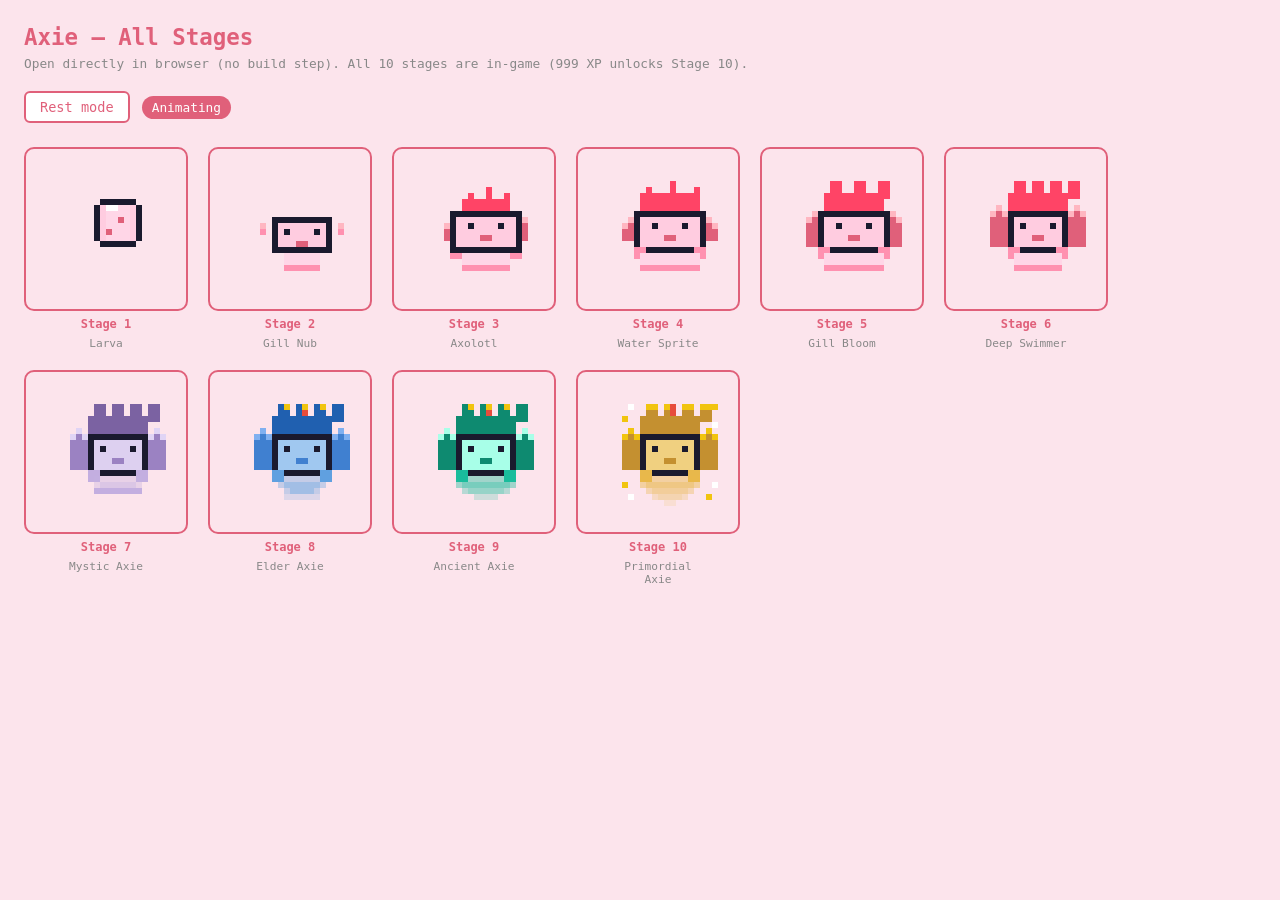
<file: axie-preview.html>
<!DOCTYPE html>
<html lang="en">
<head>
  <meta charset="UTF-8">
  <title>Axie Preview — All Stages</title>
  <style>
    * { box-sizing: border-box; margin: 0; padding: 0; }

    body {
      background: #fce4ec;
      font-family: monospace;
      padding: 24px;
      color: #5a1a2e;
    }

    h1 {
      color: #e0607a;
      font-size: 1.4rem;
      margin-bottom: 6px;
    }

    .subtitle {
      font-size: 0.8rem;
      color: #888;
      margin-bottom: 20px;
    }

    .controls {
      display: flex;
      align-items: center;
      gap: 12px;
      margin-bottom: 24px;
    }

    button {
      font-family: monospace;
      font-size: 0.85rem;
      padding: 6px 14px;
      border: 2px solid #e0607a;
      border-radius: 6px;
      background: #fff;
      color: #e0607a;
      cursor: pointer;
      transition: background 0.15s, color 0.15s;
    }

    button:hover { background: #e0607a; color: #fff; }
    button.active { background: #e0607a; color: #fff; }

    .state-badge {
      font-size: 0.8rem;
      padding: 4px 10px;
      border-radius: 12px;
      background: #e0607a;
      color: #fff;
    }

    .state-badge.resting { background: #888; }

    .grid {
      display: flex;
      flex-wrap: wrap;
      gap: 20px;
    }

    .stage-cell {
      display: flex;
      flex-direction: column;
      align-items: center;
      gap: 6px;
    }

    canvas {
      border: 2px solid #e0607a;
      border-radius: 10px;
      background: #fce4ec;
      display: block;
      image-rendering: pixelated;
    }

    .stage-num {
      font-size: 0.75rem;
      font-weight: bold;
      color: #e0607a;
    }

    .stage-name {
      font-size: 0.7rem;
      color: #888;
      text-align: center;
      max-width: 90px;
    }
  </style>
</head>
<body>
  <h1>Axie — All Stages</h1>
  <p class="subtitle">Open directly in browser (no build step). All 10 stages are in-game (999 XP unlocks Stage 10).</p>

  <div class="controls">
    <button id="btn-rest">Rest mode</button>
    <span class="state-badge" id="state-badge">Animating</span>
  </div>

  <div class="grid" id="grid"></div>

  <script type="module">
    import { drawPet } from './src/petSprites.js';

    const STAGE_NAMES = [
      'Larva', 'Gill Nub', 'Axolotl', 'Water Sprite', 'Gill Bloom',
      'Deep Swimmer', 'Mystic Axie', 'Elder Axie', 'Ancient Axie', 'Primordial Axie',
    ];

    const CANVAS_SIZE = 160;
    const canvases = [];
    const grid = document.getElementById('grid');

    for (let i = 0; i < 10; i++) {
      const cell = document.createElement('div');
      cell.className = 'stage-cell';

      const canvas = document.createElement('canvas');
      canvas.width = CANVAS_SIZE;
      canvas.height = CANVAS_SIZE;
      canvases.push(canvas);

      const num = document.createElement('div');
      num.className = 'stage-num';
      num.textContent = `Stage ${i + 1}`;

      const name = document.createElement('div');
      name.className = 'stage-name';
      name.textContent = STAGE_NAMES[i] ?? '—';

      cell.appendChild(canvas);
      cell.appendChild(num);
      cell.appendChild(name);

      grid.appendChild(cell);
    }

    let af = 0;
    let isResting = false;

    function renderAll() {
      for (let i = 0; i < canvases.length; i++) {
        const ctx = canvases[i].getContext('2d');
        drawPet(ctx, 'axolotl', i, af, isResting);
      }
    }

    renderAll();

    setInterval(() => {
      if (!isResting) {
        af = (af + 1) % 3;
        renderAll();
      }
    }, 600);

    const btnRest = document.getElementById('btn-rest');
    const badge   = document.getElementById('state-badge');

    btnRest.addEventListener('click', () => {
      isResting = !isResting;
      af = 0;
      btnRest.classList.toggle('active', isResting);
      badge.textContent  = isResting ? 'Resting' : 'Animating';
      badge.classList.toggle('resting', isResting);
      renderAll();
    });
  </script>
</body>
</html>
</file>
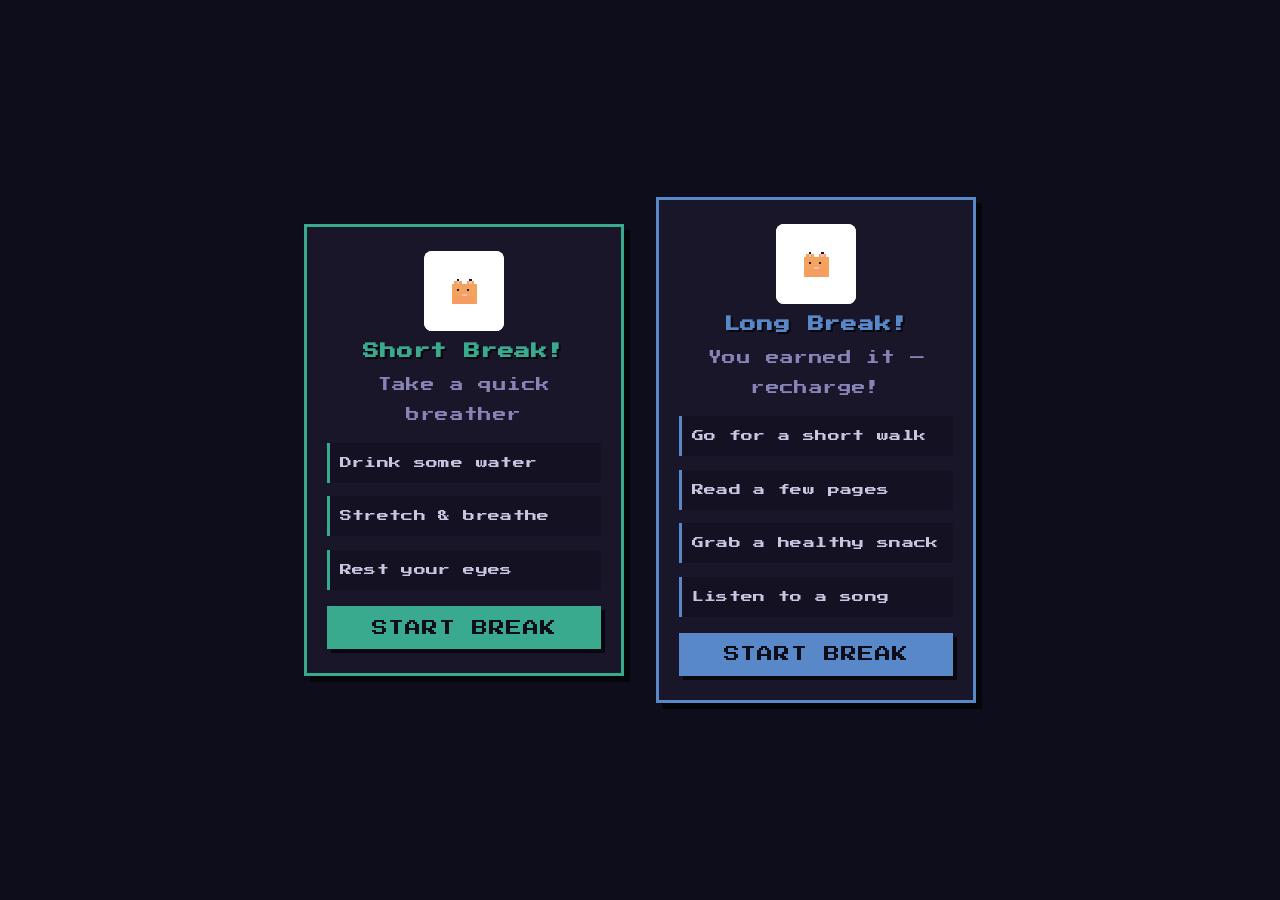
<file: break-popup-preview.html>
<!DOCTYPE html>
<html lang="en">
<head>
  <meta charset="UTF-8">
  <title>Break Popup Preview</title>
  <link rel="preconnect" href="https://fonts.googleapis.com">
  <link href="https://fonts.googleapis.com/css2?family=Press+Start+2P&display=swap" rel="stylesheet">
  <style>
    * { box-sizing: border-box; margin: 0; padding: 0; }

    :root {
      --bg:       #0e0d1c;
      --bg-panel: #181628;
      --bg-card:  #131122;
      --text:     #cac4e0;
      --text-dim: #8884b8;
      --shadow:   rgba(0, 0, 0, 0.65);
    }

    body {
      background: var(--bg);
      font-family: 'Press Start 2P', monospace;
      min-height: 100vh;
      display: flex;
      align-items: center;
      justify-content: center;
      gap: 2rem;
      padding: 2rem;
      flex-wrap: wrap;
    }

    /* ── Per-popup accent colours ─── */
    .break-popup-short { --accent: #3aaa8e; }
    .break-popup-long  { --accent: #5888c8; }

    /* ── Modal card ─────────────────── */
    .modal-content {
      background: var(--bg-panel);
      border: 3px solid var(--accent);
      box-shadow: 6px 6px 0 var(--shadow);
      padding: 1.5rem 1.25rem;
      width: 320px;
    }

    /* ── Pet canvas ─────────────────── */
    .break-popup-pet {
      display: flex;
      justify-content: center;
      margin-bottom: 0.75rem;
    }

    /* ── Title ──────────────────────── */
    .modal-content h3 {
      font-size: 1rem;
      color: var(--accent);
      margin-bottom: 0.75rem;
      text-shadow: 2px 2px 0 var(--shadow);
      letter-spacing: 0.05em;
      text-align: center;
    }

    /* ── Subtitle ───────────────────── */
    .modal-sub {
      font-size: 0.85rem;
      color: var(--text-dim);
      margin-bottom: 0.5rem;
      line-height: 2.2;
      letter-spacing: 0.03em;
      text-align: center;
    }

    /* ── Suggestion list ─────────────── */
    .welcome-instructions {
      list-style: none;
      display: flex;
      flex-direction: column;
      gap: 0.85rem;
      margin: 0.75rem 0 0.25rem;
      padding: 0;
    }

    .welcome-instructions li {
      font-size: 0.75rem;
      color: var(--text);
      line-height: 2;
      letter-spacing: 0.03em;
      padding: 0.5rem 0.6rem;
      background: var(--bg-card);
      border-left: 3px solid var(--accent);
    }

    /* ── Button ─────────────────────── */
    .got-it-btn {
      display: block;
      width: 100%;
      margin-top: 1rem;
      padding: 0.85rem;
      background: var(--accent);
      color: #0e0d1c;
      border: none;
      font-family: 'Press Start 2P', monospace;
      font-size: 1rem;
      cursor: pointer;
      box-shadow: 4px 4px 0 var(--shadow);
      transition: transform 0.08s, box-shadow 0.08s;
      letter-spacing: 0.05em;
      text-transform: uppercase;
    }

    .got-it-btn:hover  { transform: translate(1px, 1px); box-shadow: 3px 3px 0 var(--shadow); }
    .got-it-btn:active { transform: translate(4px, 4px); box-shadow: 0 0 0 var(--shadow); }
  </style>
</head>
<body>

  <!-- Short break popup -->
  <div class="break-popup-short">
    <div class="modal-content">
      <div class="break-popup-pet">
        <canvas id="canvas-short" width="96" height="96"
          style="image-rendering:pixelated;width:80px;height:80px;display:block;background:#ffffff;border-radius:8px;">
        </canvas>
      </div>
      <h3>Short Break!</h3>
      <p class="modal-sub">Take a quick breather</p>
      <ul class="welcome-instructions">
        <li>Drink some water</li>
        <li>Stretch &amp; breathe</li>
        <li>Rest your eyes</li>
      </ul>
      <button class="got-it-btn">START BREAK</button>
    </div>
  </div>

  <!-- Long break popup -->
  <div class="break-popup-long">
    <div class="modal-content">
      <div class="break-popup-pet">
        <canvas id="canvas-long" width="96" height="96"
          style="image-rendering:pixelated;width:80px;height:80px;display:block;background:#ffffff;border-radius:8px;">
        </canvas>
      </div>
      <h3>Long Break!</h3>
      <p class="modal-sub">You earned it — recharge!</p>
      <ul class="welcome-instructions">
        <li>Go for a short walk</li>
        <li>Read a few pages</li>
        <li>Grab a healthy snack</li>
        <li>Listen to a song</li>
      </ul>
      <button class="got-it-btn">START BREAK</button>
    </div>
  </div>

  <script type="module">
    import { drawPet } from './src/petSprites.js';

    function render(canvasId) {
      const canvas = document.getElementById(canvasId);
      const ctx = canvas.getContext('2d');
      ctx.imageSmoothingEnabled = false;
      drawPet(ctx, 'cat', 3, 0, true, '#ffffff');
    }

    render('canvas-short');
    render('canvas-long');
  </script>

</body>
</html>
</file>
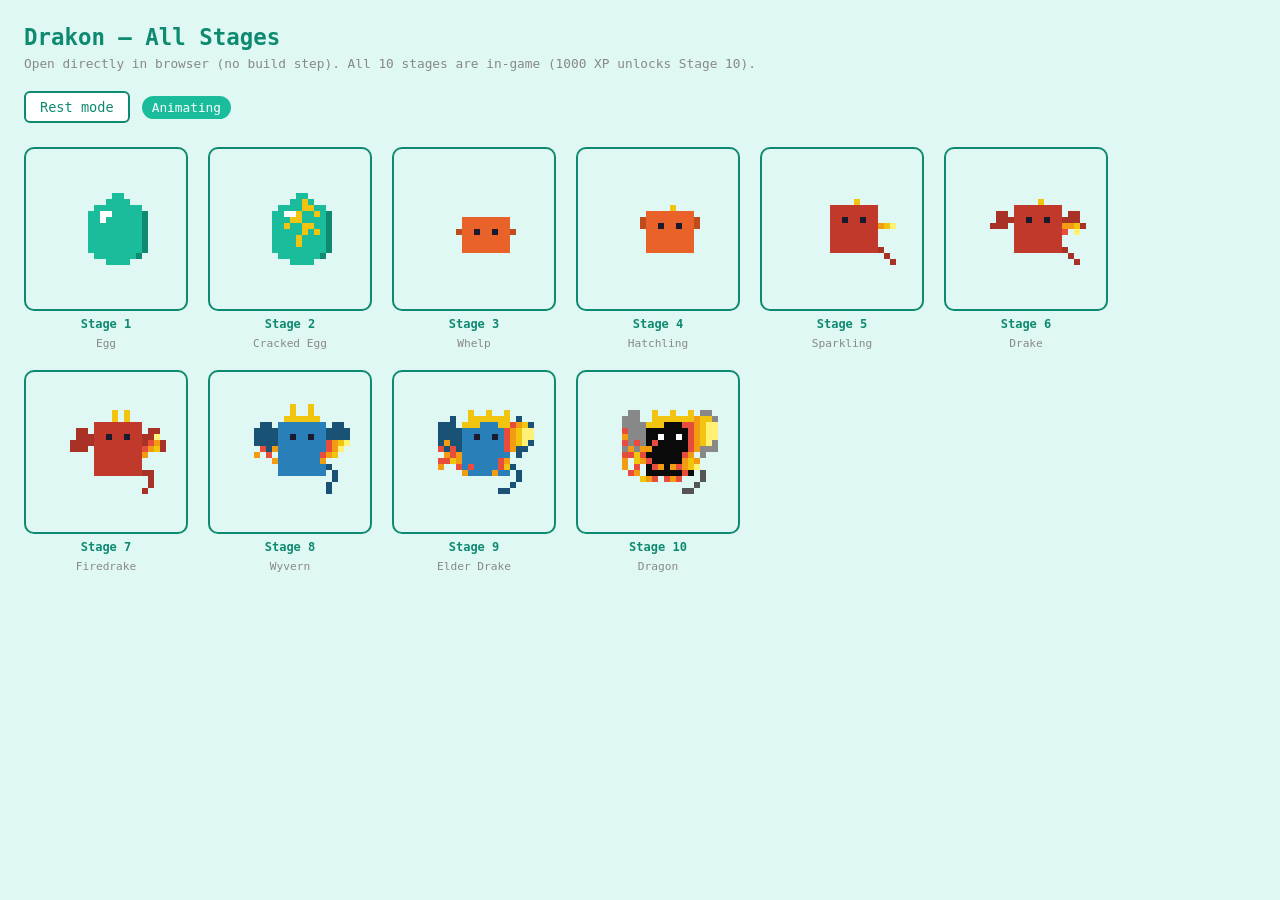
<file: drakon-preview.html>
<!DOCTYPE html>
<html lang="en">
<head>
  <meta charset="UTF-8">
  <title>Drakon Preview — All Stages</title>
  <style>
    * { box-sizing: border-box; margin: 0; padding: 0; }

    body {
      background: #e0f8f3;
      font-family: monospace;
      padding: 24px;
      color: #0d3d30;
    }

    h1 {
      color: #0e8a70;
      font-size: 1.4rem;
      margin-bottom: 6px;
    }

    .subtitle {
      font-size: 0.8rem;
      color: #888;
      margin-bottom: 20px;
    }

    .controls {
      display: flex;
      align-items: center;
      gap: 12px;
      margin-bottom: 24px;
    }

    button {
      font-family: monospace;
      font-size: 0.85rem;
      padding: 6px 14px;
      border: 2px solid #0e8a70;
      border-radius: 6px;
      background: #fff;
      color: #0e8a70;
      cursor: pointer;
      transition: background 0.15s, color 0.15s;
    }

    button:hover { background: #0e8a70; color: #fff; }
    button.active { background: #0e8a70; color: #fff; }

    .state-badge {
      font-size: 0.8rem;
      padding: 4px 10px;
      border-radius: 12px;
      background: #1abc9c;
      color: #fff;
    }

    .state-badge.resting { background: #888; }

    .grid {
      display: flex;
      flex-wrap: wrap;
      gap: 20px;
    }

    .stage-cell {
      display: flex;
      flex-direction: column;
      align-items: center;
      gap: 6px;
    }

    canvas {
      border: 2px solid #0e8a70;
      border-radius: 10px;
      background: #e0f8f3;
      display: block;
      image-rendering: pixelated;
    }

    .stage-num {
      font-size: 0.75rem;
      font-weight: bold;
      color: #0e8a70;
    }

    .stage-name {
      font-size: 0.7rem;
      color: #888;
      text-align: center;
      max-width: 90px;
    }
  </style>
</head>
<body>
  <h1>Drakon — All Stages</h1>
  <p class="subtitle">Open directly in browser (no build step). All 10 stages are in-game (1000 XP unlocks Stage 10).</p>

  <div class="controls">
    <button id="btn-rest">Rest mode</button>
    <span class="state-badge" id="state-badge">Animating</span>
  </div>

  <div class="grid" id="grid"></div>

  <script type="module">
    import { drawPet } from './src/petSprites.js';

    const STAGE_NAMES = [
      'Egg', 'Cracked Egg', 'Whelp', 'Hatchling', 'Sparkling',
      'Drake', 'Firedrake', 'Wyvern', 'Elder Drake', 'Dragon',
    ];

    const CANVAS_SIZE = 160;
    const canvases = [];
    const grid = document.getElementById('grid');

    for (let i = 0; i < 10; i++) {
      const cell = document.createElement('div');
      cell.className = 'stage-cell';

      const canvas = document.createElement('canvas');
      canvas.width = CANVAS_SIZE;
      canvas.height = CANVAS_SIZE;
      canvases.push(canvas);

      const num = document.createElement('div');
      num.className = 'stage-num';
      num.textContent = `Stage ${i + 1}`;

      const name = document.createElement('div');
      name.className = 'stage-name';
      name.textContent = STAGE_NAMES[i] ?? '—';

      cell.appendChild(canvas);
      cell.appendChild(num);
      cell.appendChild(name);

      grid.appendChild(cell);
    }

    const ANIM_SEQ = [0, 1, 0, 2];
    let afIdx = 0;
    let af = 0;
    let isResting = false;

    function renderAll() {
      for (let i = 0; i < canvases.length; i++) {
        const ctx = canvases[i].getContext('2d');
        drawPet(ctx, 'dragon', i, af, isResting);
      }
    }

    renderAll();

    setInterval(() => {
      if (!isResting) {
        afIdx = (afIdx + 1) % ANIM_SEQ.length;
        af = ANIM_SEQ[afIdx];
        renderAll();
      }
    }, 600);

    const btnRest = document.getElementById('btn-rest');
    const badge   = document.getElementById('state-badge');

    btnRest.addEventListener('click', () => {
      isResting = !isResting;
      afIdx = 0;
      af = 0;
      btnRest.classList.toggle('active', isResting);
      badge.textContent  = isResting ? 'Resting' : 'Animating';
      badge.classList.toggle('resting', isResting);
      renderAll();
    });
  </script>
</body>
</html>
</file>
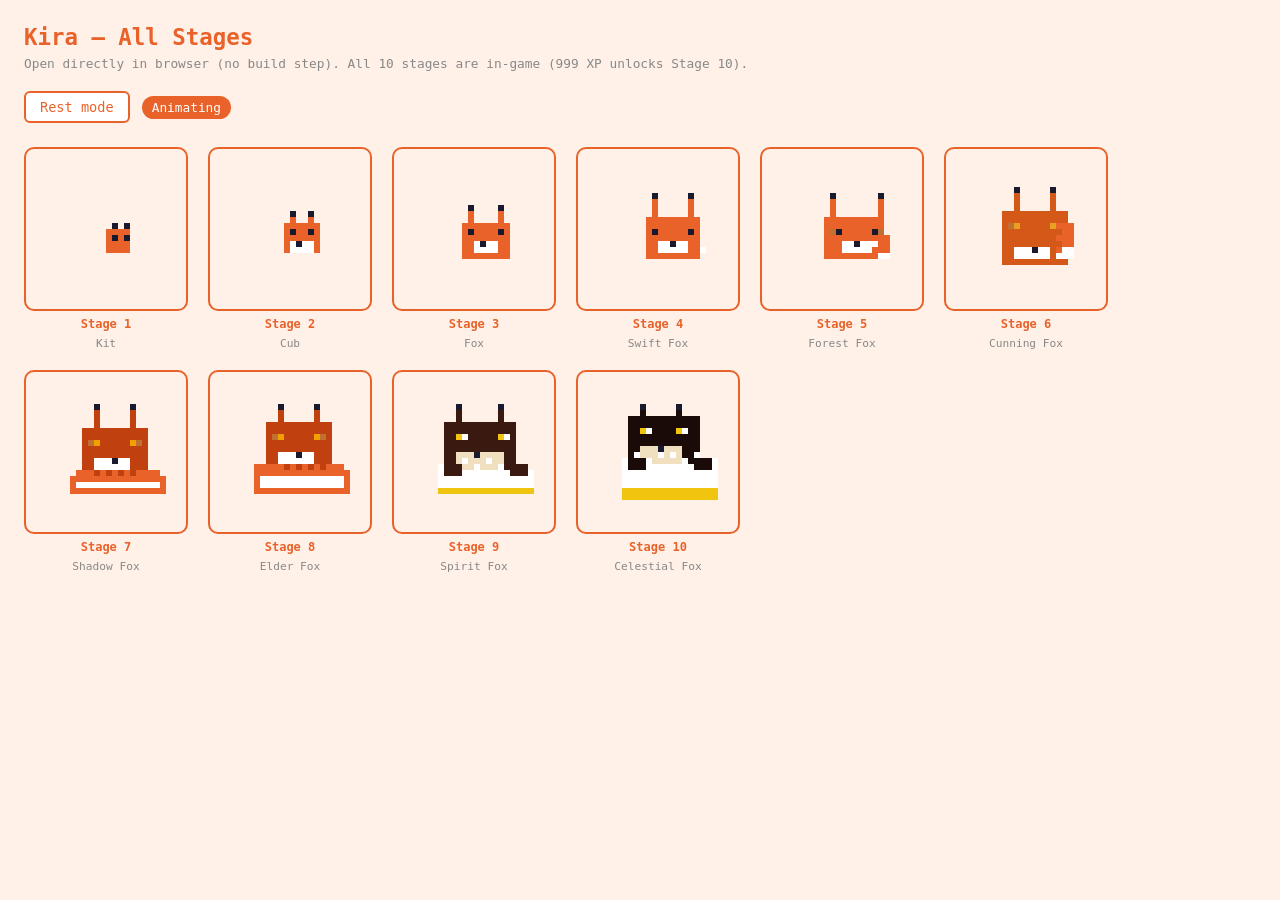
<file: kira-preview.html>
<!DOCTYPE html>
<html lang="en">
<head>
  <meta charset="UTF-8">
  <title>Kira Preview — All Stages</title>
  <style>
    * { box-sizing: border-box; margin: 0; padding: 0; }

    body {
      background: #fff0e8;
      font-family: monospace;
      padding: 24px;
      color: #3a1a00;
    }

    h1 {
      color: #e8622a;
      font-size: 1.4rem;
      margin-bottom: 6px;
    }

    .subtitle {
      font-size: 0.8rem;
      color: #888;
      margin-bottom: 20px;
    }

    .controls {
      display: flex;
      align-items: center;
      gap: 12px;
      margin-bottom: 24px;
    }

    button {
      font-family: monospace;
      font-size: 0.85rem;
      padding: 6px 14px;
      border: 2px solid #e8622a;
      border-radius: 6px;
      background: #fff;
      color: #e8622a;
      cursor: pointer;
      transition: background 0.15s, color 0.15s;
    }

    button:hover { background: #e8622a; color: #fff; }
    button.active { background: #e8622a; color: #fff; }

    .state-badge {
      font-size: 0.8rem;
      padding: 4px 10px;
      border-radius: 12px;
      background: #e8622a;
      color: #fff;
    }

    .state-badge.resting { background: #888; }

    .grid {
      display: flex;
      flex-wrap: wrap;
      gap: 20px;
    }

    .stage-cell {
      display: flex;
      flex-direction: column;
      align-items: center;
      gap: 6px;
    }

    canvas {
      border: 2px solid #e8622a;
      border-radius: 10px;
      background: #fff0e8;
      display: block;
      image-rendering: pixelated;
    }

    .stage-num {
      font-size: 0.75rem;
      font-weight: bold;
      color: #e8622a;
    }

    .stage-name {
      font-size: 0.7rem;
      color: #888;
      text-align: center;
      max-width: 90px;
    }
  </style>
</head>
<body>
  <h1>Kira — All Stages</h1>
  <p class="subtitle">Open directly in browser (no build step). All 10 stages are in-game (999 XP unlocks Stage 10).</p>

  <div class="controls">
    <button id="btn-rest">Rest mode</button>
    <span class="state-badge" id="state-badge">Animating</span>
  </div>

  <div class="grid" id="grid"></div>

  <script type="module">
    import { drawPet } from './src/petSprites.js';

    const STAGE_NAMES = [
      'Kit', 'Cub', 'Fox', 'Swift Fox', 'Forest Fox',
      'Cunning Fox', 'Shadow Fox', 'Elder Fox', 'Spirit Fox', 'Celestial Fox',
    ];

    const CANVAS_SIZE = 160;
    const canvases = [];
    const grid = document.getElementById('grid');

    for (let i = 0; i < 10; i++) {
      const cell = document.createElement('div');
      cell.className = 'stage-cell';

      const canvas = document.createElement('canvas');
      canvas.width = CANVAS_SIZE;
      canvas.height = CANVAS_SIZE;
      canvases.push(canvas);

      const num = document.createElement('div');
      num.className = 'stage-num';
      num.textContent = `Stage ${i + 1}`;

      const name = document.createElement('div');
      name.className = 'stage-name';
      name.textContent = STAGE_NAMES[i] ?? '—';

      cell.appendChild(canvas);
      cell.appendChild(num);
      cell.appendChild(name);

      grid.appendChild(cell);
    }

    let af = 0;
    let isResting = false;

    function renderAll() {
      for (let i = 0; i < canvases.length; i++) {
        const ctx = canvases[i].getContext('2d');
        drawPet(ctx, 'fox', i, af, isResting);
      }
    }

    renderAll();

    setInterval(() => {
      if (!isResting) {
        af = af === 0 ? 1 : 0;
        renderAll();
      }
    }, 600);

    const btnRest = document.getElementById('btn-rest');
    const badge   = document.getElementById('state-badge');

    btnRest.addEventListener('click', () => {
      isResting = !isResting;
      af = 0;
      btnRest.classList.toggle('active', isResting);
      badge.textContent  = isResting ? 'Resting' : 'Animating';
      badge.classList.toggle('resting', isResting);
      renderAll();
    });
  </script>
</body>
</html>
</file>
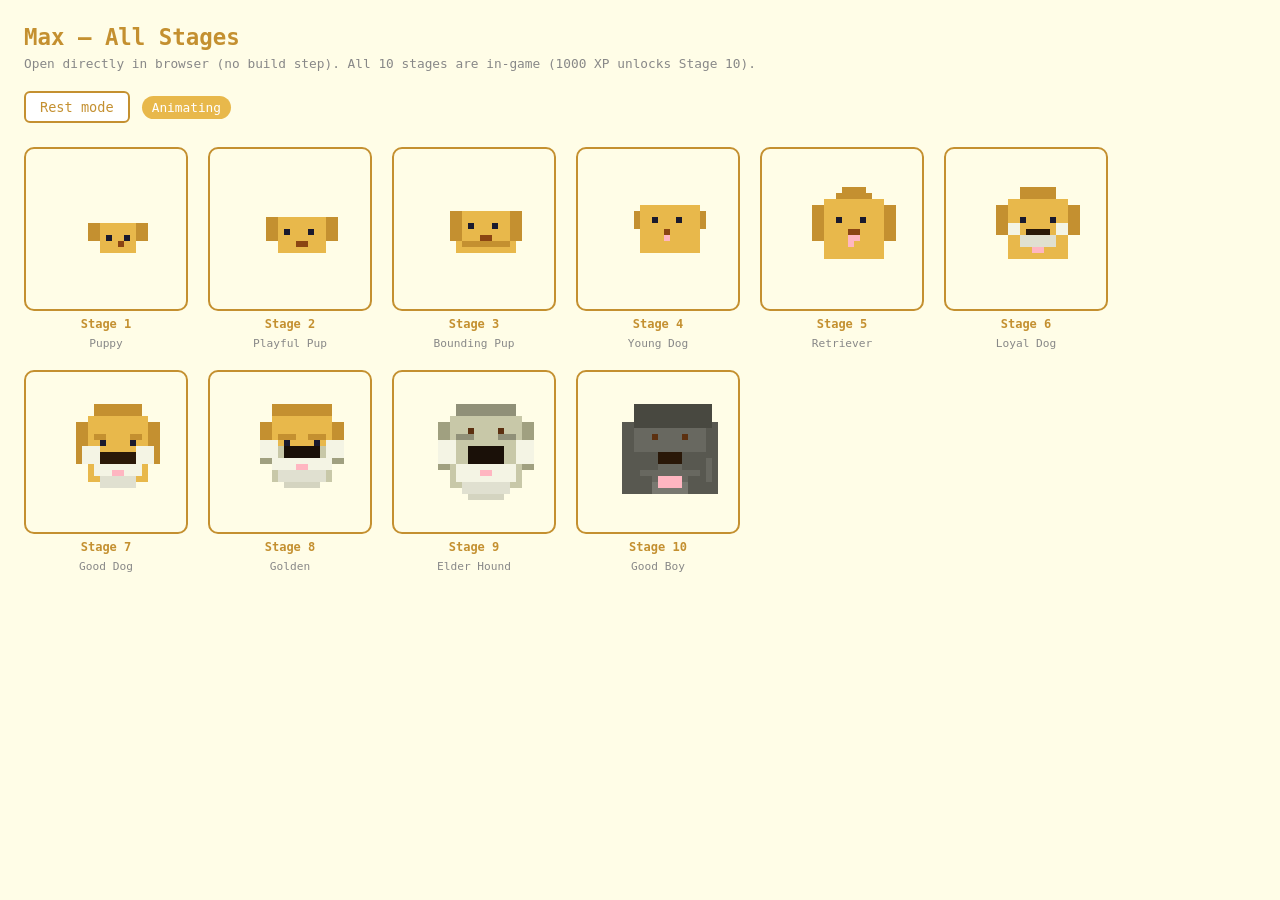
<file: max-preview.html>
<!DOCTYPE html>
<html lang="en">
<head>
  <meta charset="UTF-8">
  <title>Max Preview — All Stages</title>
  <style>
    * { box-sizing: border-box; margin: 0; padding: 0; }

    body {
      background: #fffde7;
      font-family: monospace;
      padding: 24px;
      color: #3a2800;
    }

    h1 {
      color: #c49030;
      font-size: 1.4rem;
      margin-bottom: 6px;
    }

    .subtitle {
      font-size: 0.8rem;
      color: #888;
      margin-bottom: 20px;
    }

    .controls {
      display: flex;
      align-items: center;
      gap: 12px;
      margin-bottom: 24px;
    }

    button {
      font-family: monospace;
      font-size: 0.85rem;
      padding: 6px 14px;
      border: 2px solid #c49030;
      border-radius: 6px;
      background: #fff;
      color: #c49030;
      cursor: pointer;
      transition: background 0.15s, color 0.15s;
    }

    button:hover { background: #c49030; color: #fff; }
    button.active { background: #c49030; color: #fff; }

    .state-badge {
      font-size: 0.8rem;
      padding: 4px 10px;
      border-radius: 12px;
      background: #e8b84b;
      color: #fff;
    }

    .state-badge.resting { background: #888; }

    .grid {
      display: flex;
      flex-wrap: wrap;
      gap: 20px;
    }

    .stage-cell {
      display: flex;
      flex-direction: column;
      align-items: center;
      gap: 6px;
    }

    canvas {
      border: 2px solid #c49030;
      border-radius: 10px;
      background: #fffde7;
      display: block;
      image-rendering: pixelated;
    }

    .stage-num {
      font-size: 0.75rem;
      font-weight: bold;
      color: #c49030;
    }

    .stage-name {
      font-size: 0.7rem;
      color: #888;
      text-align: center;
      max-width: 90px;
    }
  </style>
</head>
<body>
  <h1>Max — All Stages</h1>
  <p class="subtitle">Open directly in browser (no build step). All 10 stages are in-game (1000 XP unlocks Stage 10).</p>

  <div class="controls">
    <button id="btn-rest">Rest mode</button>
    <span class="state-badge" id="state-badge">Animating</span>
  </div>

  <div class="grid" id="grid"></div>

  <script type="module">
    import { drawPet } from './src/petSprites.js';

    const STAGE_NAMES = [
      'Puppy', 'Playful Pup', 'Bounding Pup', 'Young Dog', 'Retriever',
      'Loyal Dog', 'Good Dog', 'Golden', 'Elder Hound', 'Good Boy',
    ];

    const CANVAS_SIZE = 160;
    const canvases = [];
    const grid = document.getElementById('grid');

    for (let i = 0; i < 10; i++) {
      const cell = document.createElement('div');
      cell.className = 'stage-cell';

      const canvas = document.createElement('canvas');
      canvas.width = CANVAS_SIZE;
      canvas.height = CANVAS_SIZE;
      canvases.push(canvas);

      const num = document.createElement('div');
      num.className = 'stage-num';
      num.textContent = `Stage ${i + 1}`;

      const name = document.createElement('div');
      name.className = 'stage-name';
      name.textContent = STAGE_NAMES[i] ?? '—';

      cell.appendChild(canvas);
      cell.appendChild(num);
      cell.appendChild(name);

      grid.appendChild(cell);
    }

    const ANIM_SEQ = [0, 1, 0, 2];
    let afIdx = 0;
    let af = 0;
    let isResting = false;

    function renderAll() {
      for (let i = 0; i < canvases.length; i++) {
        const ctx = canvases[i].getContext('2d');
        drawPet(ctx, 'dog', i, af, isResting);
      }
    }

    renderAll();

    setInterval(() => {
      if (!isResting) {
        afIdx = (afIdx + 1) % ANIM_SEQ.length;
        af = ANIM_SEQ[afIdx];
        renderAll();
      }
    }, 600);

    const btnRest = document.getElementById('btn-rest');
    const badge   = document.getElementById('state-badge');

    btnRest.addEventListener('click', () => {
      isResting = !isResting;
      afIdx = 0;
      af = 0;
      btnRest.classList.toggle('active', isResting);
      badge.textContent  = isResting ? 'Resting' : 'Animating';
      badge.classList.toggle('resting', isResting);
      renderAll();
    });
  </script>
</body>
</html>
</file>
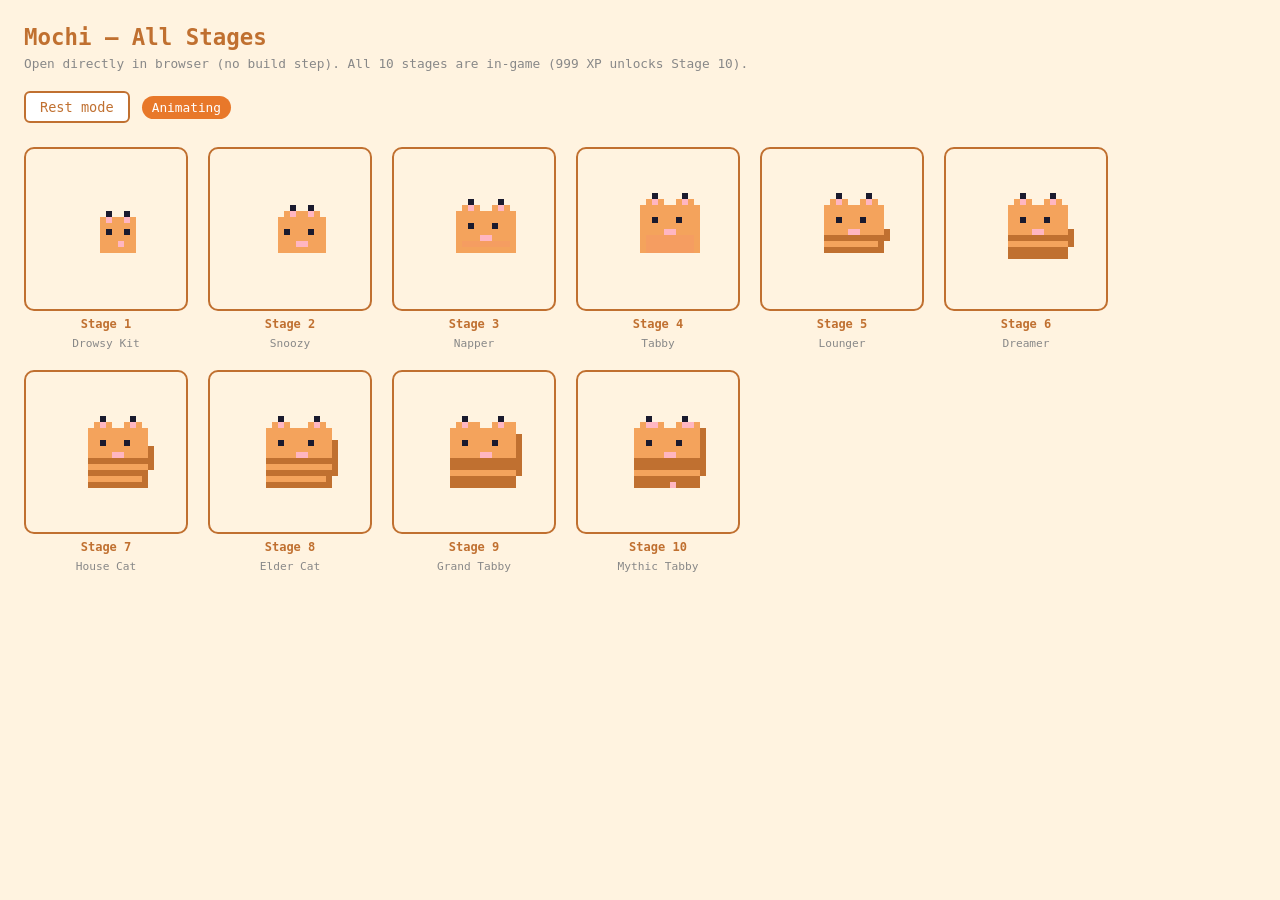
<file: mochi-preview.html>
<!DOCTYPE html>
<html lang="en">
<head>
  <meta charset="UTF-8">
  <title>Mochi Preview — All Stages</title>
  <style>
    * { box-sizing: border-box; margin: 0; padding: 0; }

    body {
      background: #fff3e0;
      font-family: monospace;
      padding: 24px;
      color: #3a2010;
    }

    h1 {
      color: #c07030;
      font-size: 1.4rem;
      margin-bottom: 6px;
    }

    .subtitle {
      font-size: 0.8rem;
      color: #888;
      margin-bottom: 20px;
    }

    .controls {
      display: flex;
      align-items: center;
      gap: 12px;
      margin-bottom: 24px;
    }

    button {
      font-family: monospace;
      font-size: 0.85rem;
      padding: 6px 14px;
      border: 2px solid #c07030;
      border-radius: 6px;
      background: #fff;
      color: #c07030;
      cursor: pointer;
      transition: background 0.15s, color 0.15s;
    }

    button:hover { background: #c07030; color: #fff; }
    button.active { background: #c07030; color: #fff; }

    .state-badge {
      font-size: 0.8rem;
      padding: 4px 10px;
      border-radius: 12px;
      background: #e8782a;
      color: #fff;
    }

    .state-badge.resting { background: #888; }

    .grid {
      display: flex;
      flex-wrap: wrap;
      gap: 20px;
    }

    .stage-cell {
      display: flex;
      flex-direction: column;
      align-items: center;
      gap: 6px;
    }

    canvas {
      border: 2px solid #c07030;
      border-radius: 10px;
      background: #fff3e0;
      display: block;
      image-rendering: pixelated;
    }

    .stage-num {
      font-size: 0.75rem;
      font-weight: bold;
      color: #c07030;
    }

    .stage-name {
      font-size: 0.7rem;
      color: #888;
      text-align: center;
      max-width: 90px;
    }

    .unreachable {
      font-size: 0.65rem;
      color: #cca080;
      font-style: italic;
    }
  </style>
</head>
<body>
  <h1>Mochi — All Stages</h1>
  <p class="subtitle">Open directly in browser (no build step). All 10 stages are in-game (999 XP unlocks Stage 10).</p>

  <div class="controls">
    <button id="btn-rest">Rest mode</button>
    <span class="state-badge" id="state-badge">Animating</span>
  </div>

  <div class="grid" id="grid"></div>

  <script type="module">
    import { drawPet } from './src/petSprites.js';

    const STAGE_NAMES = [
      'Drowsy Kit', 'Snoozy', 'Napper', 'Tabby', 'Lounger',
      'Dreamer', 'House Cat', 'Elder Cat', 'Grand Tabby', 'Mythic Tabby',
    ];

    const CANVAS_SIZE = 160;
    const canvases = [];
    const grid = document.getElementById('grid');

    for (let i = 0; i < 10; i++) {
      const cell = document.createElement('div');
      cell.className = 'stage-cell';

      const canvas = document.createElement('canvas');
      canvas.width = CANVAS_SIZE;
      canvas.height = CANVAS_SIZE;
      canvases.push(canvas);

      const num = document.createElement('div');
      num.className = 'stage-num';
      num.textContent = `Stage ${i + 1}`;

      const name = document.createElement('div');
      name.className = 'stage-name';
      name.textContent = STAGE_NAMES[i] ?? '—';

      cell.appendChild(canvas);
      cell.appendChild(num);
      cell.appendChild(name);

      grid.appendChild(cell);
    }

    let af = 0;
    let isResting = false;

    function renderAll() {
      for (let i = 0; i < canvases.length; i++) {
        const ctx = canvases[i].getContext('2d');
        drawPet(ctx, 'cat', i, af, isResting);
      }
    }

    renderAll();

    setInterval(() => {
      if (!isResting) {
        af = af === 0 ? 1 : 0;
        renderAll();
      }
    }, 600);

    const btnRest = document.getElementById('btn-rest');
    const badge   = document.getElementById('state-badge');

    btnRest.addEventListener('click', () => {
      isResting = !isResting;
      af = 0;
      btnRest.classList.toggle('active', isResting);
      badge.textContent  = isResting ? 'Resting' : 'Animating';
      badge.classList.toggle('resting', isResting);
      renderAll();
    });
  </script>
</body>
</html>
</file>
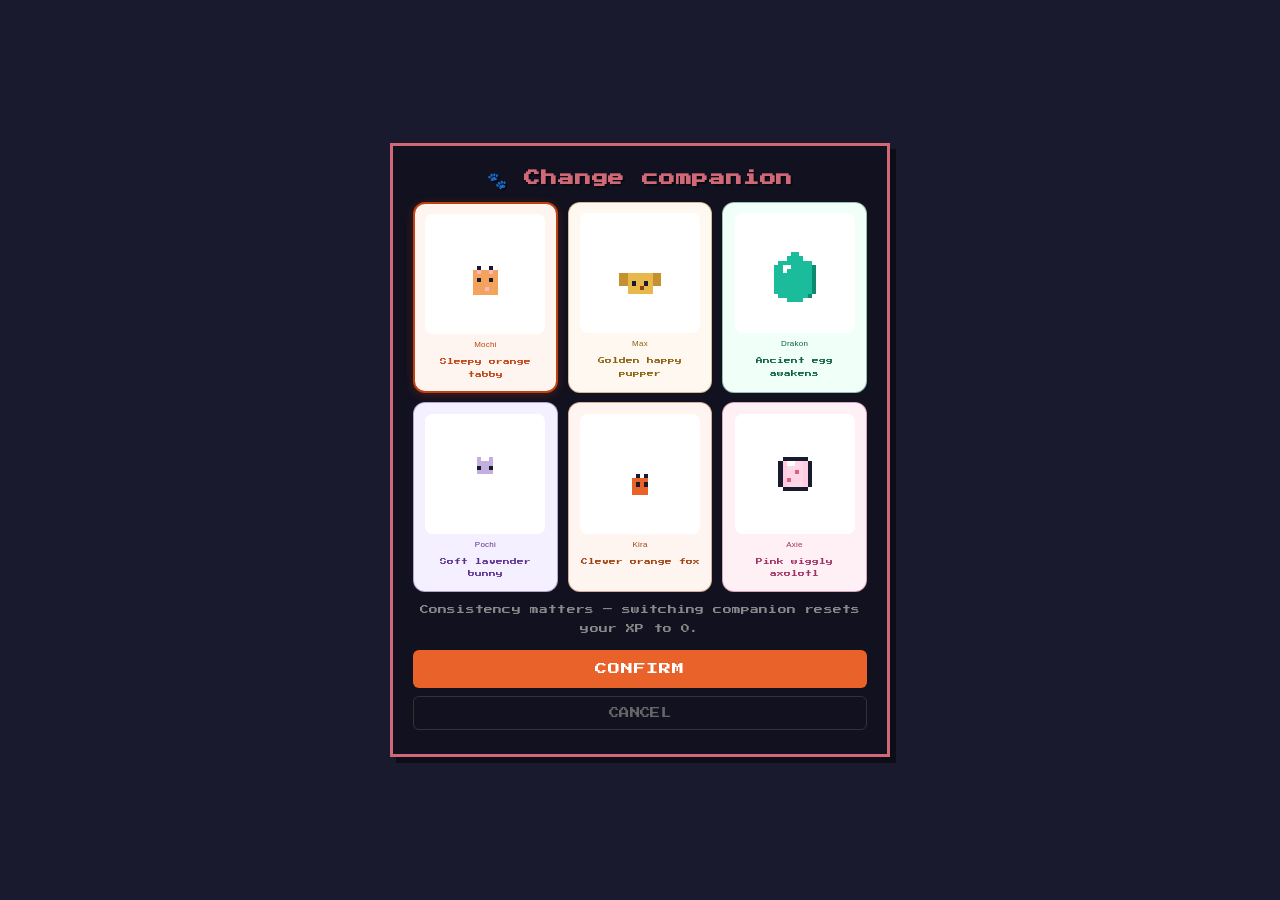
<file: pet-picker-preview.html>
<!DOCTYPE html>
<html lang="en">
<head>
  <meta charset="UTF-8">
  <title>Pet Picker Preview</title>
  <link rel="preconnect" href="https://fonts.googleapis.com">
  <link href="https://fonts.googleapis.com/css2?family=Press+Start+2P&display=swap" rel="stylesheet">
  <style>
    * { box-sizing: border-box; margin: 0; padding: 0; }

    body {
      background: #1a1a2e;
      display: flex;
      align-items: center;
      justify-content: center;
      min-height: 100vh;
      font-family: 'Press Start 2P', monospace;
      padding: 24px;
    }

    /* ── Modal shell ── */
    .modal {
      background: #12111f;
      border: 3px solid #d06878;
      box-shadow: 6px 6px 0 rgba(0,0,0,0.5);
      padding: 1.5rem 1.25rem;
      width: 100%;
      max-width: 500px;
    }

    .modal h3 {
      font-size: 1rem;
      color: #d06878;
      text-align: center;
      letter-spacing: 0.05em;
      text-shadow: 2px 2px 0 rgba(0,0,0,0.4);
      margin-bottom: 0.75rem;
    }

    /* ── 3×2 pet grid ── */
    .pet-picker {
      display: grid;
      grid-template-columns: repeat(3, 1fr);
      gap: 0.6rem;
      margin: 0.75rem 0 0.5rem;
    }

    .pet-card {
      display: flex;
      flex-direction: column;
      align-items: center;
      gap: 0.4rem;
      padding: 0.65rem 0.5rem 0.6rem;
      border-radius: 12px;
      cursor: pointer;
      transition: transform 0.15s, box-shadow 0.15s, border-color 0.15s;
      text-align: center;
      border-style: solid;
      border-width: 0.5px;
    }

    .pet-card:hover {
      transform: translateY(-2px);
    }

    .pet-card-canvas-box {
      display: flex;
      align-items: center;
      justify-content: center;
      width: 120px;
      height: 120px;
      border-radius: 8px;
      overflow: hidden;
      flex-shrink: 0;
    }

    .pet-card-canvas-box canvas {
      image-rendering: pixelated;
      display: block;
      background: #ffffff !important;
      border-radius: 8px;
    }

    .pet-card-name {
      font-size: 0.5rem;
      letter-spacing: 0.03em;
    }

    .pet-card-desc {
      font-size: 0.42rem;
      line-height: 1.9;
      font-family: 'Press Start 2P', monospace;
    }

    /* ── Warning ── */
    .pet-picker-warning {
      font-size: 0.55rem;
      color: #888;
      text-align: center;
      margin: 0.5rem 0 0.75rem;
      line-height: 2.2;
      letter-spacing: 0.02em;
      font-family: 'Press Start 2P', monospace;
    }

    /* ── Buttons ── */
    .picker-confirm-btn {
      display: block;
      width: 100%;
      padding: 0.8rem;
      background: #e8622a;
      color: #ffffff;
      border: none;
      border-radius: 6px;
      font-family: 'Press Start 2P', monospace;
      font-size: 0.75rem;
      letter-spacing: 0.06em;
      text-transform: uppercase;
      cursor: pointer;
      transition: background 0.1s, transform 0.08s;
      margin-bottom: 0.5rem;
    }

    .picker-confirm-btn:hover  { background: #d05522; }
    .picker-confirm-btn:active { transform: translateY(1px); }

    .picker-cancel-btn {
      display: block;
      width: 100%;
      margin-top: 0.5rem;
      padding: 0.7rem;
      background: none;
      border: 1px solid #333;
      color: #666;
      font-family: 'Press Start 2P', monospace;
      font-size: 0.65rem;
      letter-spacing: 0.04em;
      text-transform: uppercase;
      cursor: pointer;
      border-radius: 6px;
      transition: border-color 0.15s, color 0.15s;
    }

    .picker-cancel-btn:hover {
      border-color: #666;
      color: #aaa;
    }
  </style>
</head>
<body>

  <div class="modal">
    <h3>🐾 Change companion</h3>
    <div class="pet-picker" id="pet-picker"></div>
    <p class="pet-picker-warning">
      Consistency matters — switching companion resets your XP to 0.
    </p>
    <button class="picker-confirm-btn">CONFIRM</button>
    <button class="picker-cancel-btn">CANCEL</button>
  </div>

  <script type="module">
    import { drawPet } from './src/petSprites.js';

    const PETS = [
      { id: 'cat',      name: 'Mochi',  description: 'Sleepy orange tabby',   bg: '#fff5f0', textColor: '#c04010', innerBg: '#ffd8c4' },
      { id: 'dog',      name: 'Max',    description: 'Golden happy pupper',   bg: '#fff8f0', textColor: '#8a6010', innerBg: '#ffe4b8' },
      { id: 'dragon',   name: 'Drakon', description: 'Ancient egg awakens',   bg: '#f0fff8', textColor: '#0a6040', innerBg: '#b0f0d0' },
      { id: 'bunny',    name: 'Pochi',  description: 'Soft lavender bunny',   bg: '#f5f0ff', textColor: '#5a3090', innerBg: '#d8c8ff' },
      { id: 'fox',      name: 'Kira',   description: 'Clever orange fox',     bg: '#fff5f0', textColor: '#a04010', innerBg: '#ffd8b4' },
      { id: 'axolotl',  name: 'Axie',   description: 'Pink wiggly axolotl',   bg: '#fff0f5', textColor: '#a03060', innerBg: '#ffc8dc' },
    ];

    let selectedId = 'cat';
    const picker = document.getElementById('pet-picker');

    function borderColor(pet) {
      const c = pet.textColor;
      const r = parseInt(c.slice(1,3),16);
      const g = parseInt(c.slice(3,5),16);
      const b = parseInt(c.slice(5,7),16);
      return `rgba(${r},${g},${b},0.4)`;
    }

    function render() {
      picker.innerHTML = '';
      PETS.forEach(pet => {
        const selected = pet.id === selectedId;

        const card = document.createElement('button');
        card.className = 'pet-card' + (selected ? ' pet-card-selected' : '');
        card.style.background = pet.bg;
        card.style.borderColor = selected ? pet.textColor : borderColor(pet);
        card.style.borderWidth  = selected ? '2px' : '0.5px';
        card.style.boxShadow    = selected
          ? `0 2px 10px ${borderColor(pet).replace('0.4','0.28')}`
          : '';

        const box = document.createElement('div');
        box.className = 'pet-card-canvas-box';
        box.style.background = '#ffffff';

        const canvas = document.createElement('canvas');
        canvas.width  = 144;
        canvas.height = 144;
        canvas.style.width       = '120px';
        canvas.style.height      = '120px';
        canvas.style.background  = '#ffffff';
        canvas.style.borderRadius = '8px';

        box.appendChild(canvas);

        const nameEl = document.createElement('span');
        nameEl.className = 'pet-card-name';
        nameEl.textContent = pet.name;
        nameEl.style.color = pet.textColor;

        const descEl = document.createElement('span');
        descEl.className = 'pet-card-desc';
        descEl.textContent = pet.description;
        descEl.style.color = pet.textColor;

        card.appendChild(box);
        card.appendChild(nameEl);
        card.appendChild(descEl);

        card.addEventListener('click', () => {
          selectedId = pet.id;
          render();
        });

        picker.appendChild(card);

        const ctx = canvas.getContext('2d');
        ctx.imageSmoothingEnabled = false;
        drawPet(ctx, pet.id, 0, 0, true, '#ffffff');
      });
    }

    render();
  </script>

</body>
</html>
</file>
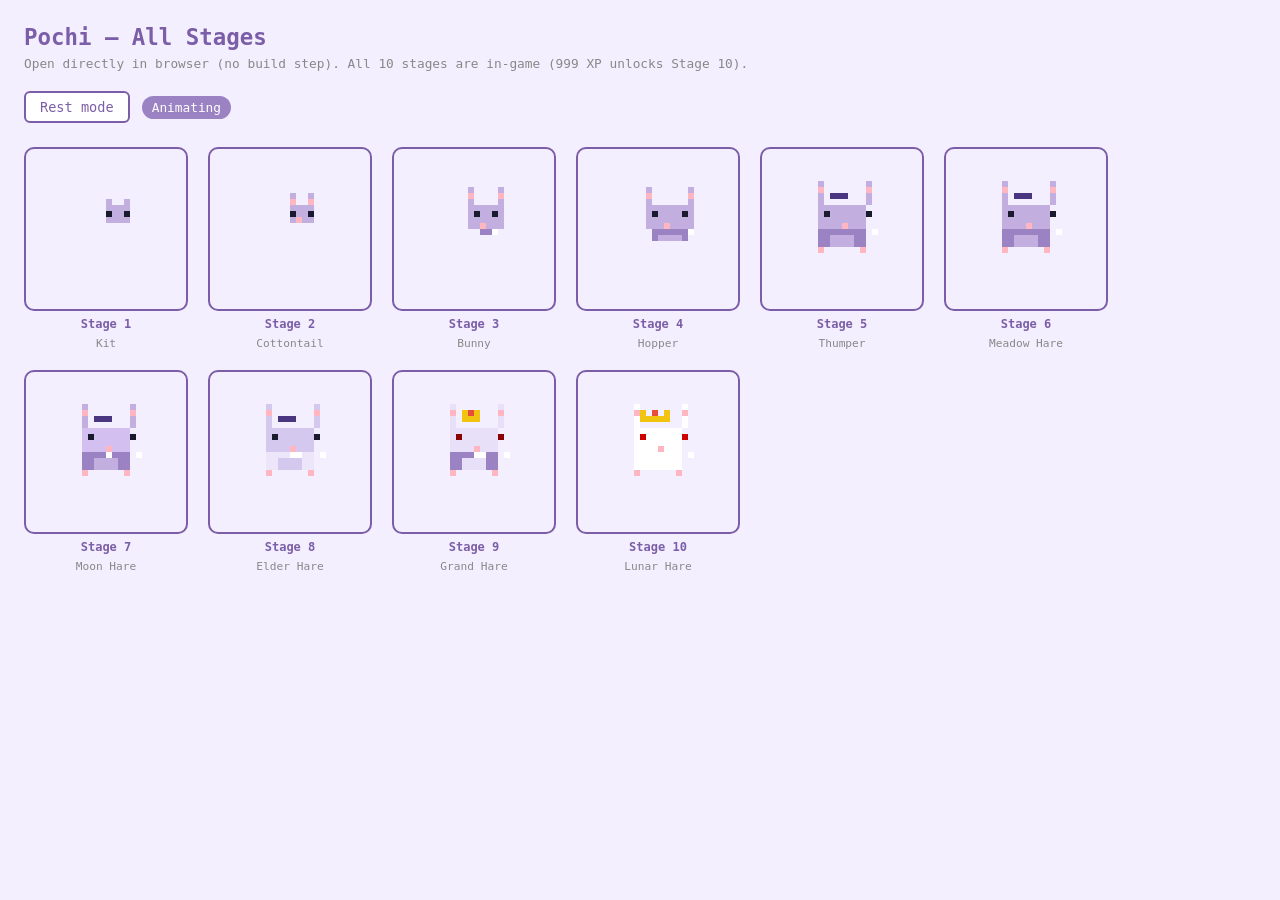
<file: pochi-preview.html>
<!DOCTYPE html>
<html lang="en">
<head>
  <meta charset="UTF-8">
  <title>Pochi Preview — All Stages</title>
  <style>
    * { box-sizing: border-box; margin: 0; padding: 0; }

    body {
      background: #f3effe;
      font-family: monospace;
      padding: 24px;
      color: #2e1a4a;
    }

    h1 {
      color: #7b5ea7;
      font-size: 1.4rem;
      margin-bottom: 6px;
    }

    .subtitle {
      font-size: 0.8rem;
      color: #888;
      margin-bottom: 20px;
    }

    .controls {
      display: flex;
      align-items: center;
      gap: 12px;
      margin-bottom: 24px;
    }

    button {
      font-family: monospace;
      font-size: 0.85rem;
      padding: 6px 14px;
      border: 2px solid #7b5ea7;
      border-radius: 6px;
      background: #fff;
      color: #7b5ea7;
      cursor: pointer;
      transition: background 0.15s, color 0.15s;
    }

    button:hover { background: #7b5ea7; color: #fff; }
    button.active { background: #7b5ea7; color: #fff; }

    .state-badge {
      font-size: 0.8rem;
      padding: 4px 10px;
      border-radius: 12px;
      background: #9b82c2;
      color: #fff;
    }

    .state-badge.resting { background: #888; }

    .grid {
      display: flex;
      flex-wrap: wrap;
      gap: 20px;
    }

    .stage-cell {
      display: flex;
      flex-direction: column;
      align-items: center;
      gap: 6px;
    }

    canvas {
      border: 2px solid #7b5ea7;
      border-radius: 10px;
      background: #f3effe;
      display: block;
      image-rendering: pixelated;
    }

    .stage-num {
      font-size: 0.75rem;
      font-weight: bold;
      color: #7b5ea7;
    }

    .stage-name {
      font-size: 0.7rem;
      color: #888;
      text-align: center;
      max-width: 90px;
    }
  </style>
</head>
<body>
  <h1>Pochi — All Stages</h1>
  <p class="subtitle">Open directly in browser (no build step). All 10 stages are in-game (999 XP unlocks Stage 10).</p>

  <div class="controls">
    <button id="btn-rest">Rest mode</button>
    <span class="state-badge" id="state-badge">Animating</span>
  </div>

  <div class="grid" id="grid"></div>

  <script type="module">
    import { drawPet } from './src/petSprites.js';

    const STAGE_NAMES = [
      'Kit', 'Cottontail', 'Bunny', 'Hopper', 'Thumper',
      'Meadow Hare', 'Moon Hare', 'Elder Hare', 'Grand Hare', 'Lunar Hare',
    ];

    const CANVAS_SIZE = 160;
    const canvases = [];
    const grid = document.getElementById('grid');

    for (let i = 0; i < 10; i++) {
      const cell = document.createElement('div');
      cell.className = 'stage-cell';

      const canvas = document.createElement('canvas');
      canvas.width = CANVAS_SIZE;
      canvas.height = CANVAS_SIZE;
      canvases.push(canvas);

      const num = document.createElement('div');
      num.className = 'stage-num';
      num.textContent = `Stage ${i + 1}`;

      const name = document.createElement('div');
      name.className = 'stage-name';
      name.textContent = STAGE_NAMES[i] ?? '—';

      cell.appendChild(canvas);
      cell.appendChild(num);
      cell.appendChild(name);

      grid.appendChild(cell);
    }

    let af = 0;
    let isResting = false;

    function renderAll() {
      for (let i = 0; i < canvases.length; i++) {
        const ctx = canvases[i].getContext('2d');
        drawPet(ctx, 'bunny', i, af, isResting);
      }
    }

    renderAll();

    setInterval(() => {
      if (!isResting) {
        af = af === 0 ? 1 : 0;
        renderAll();
      }
    }, 600);

    const btnRest = document.getElementById('btn-rest');
    const badge   = document.getElementById('state-badge');

    btnRest.addEventListener('click', () => {
      isResting = !isResting;
      af = 0;
      btnRest.classList.toggle('active', isResting);
      badge.textContent  = isResting ? 'Resting' : 'Animating';
      badge.classList.toggle('resting', isResting);
      renderAll();
    });
  </script>
</body>
</html>
</file>
